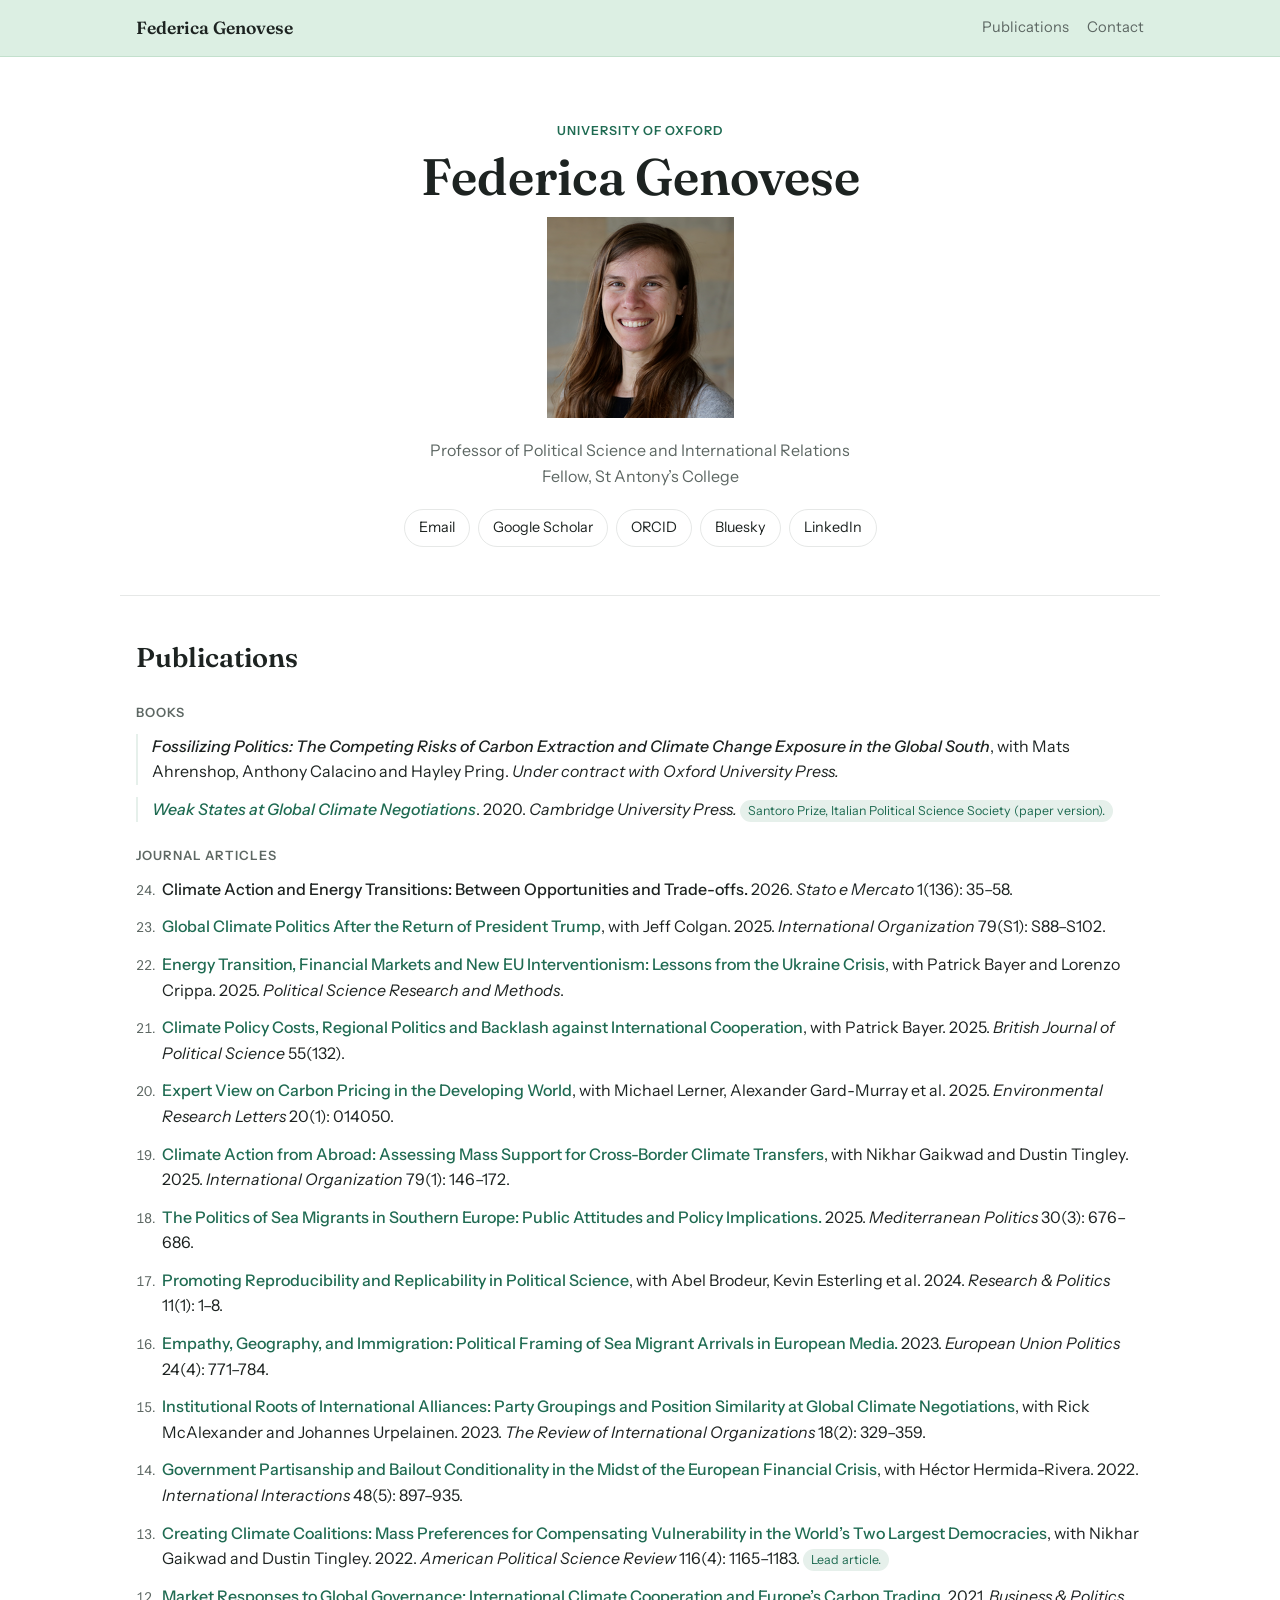
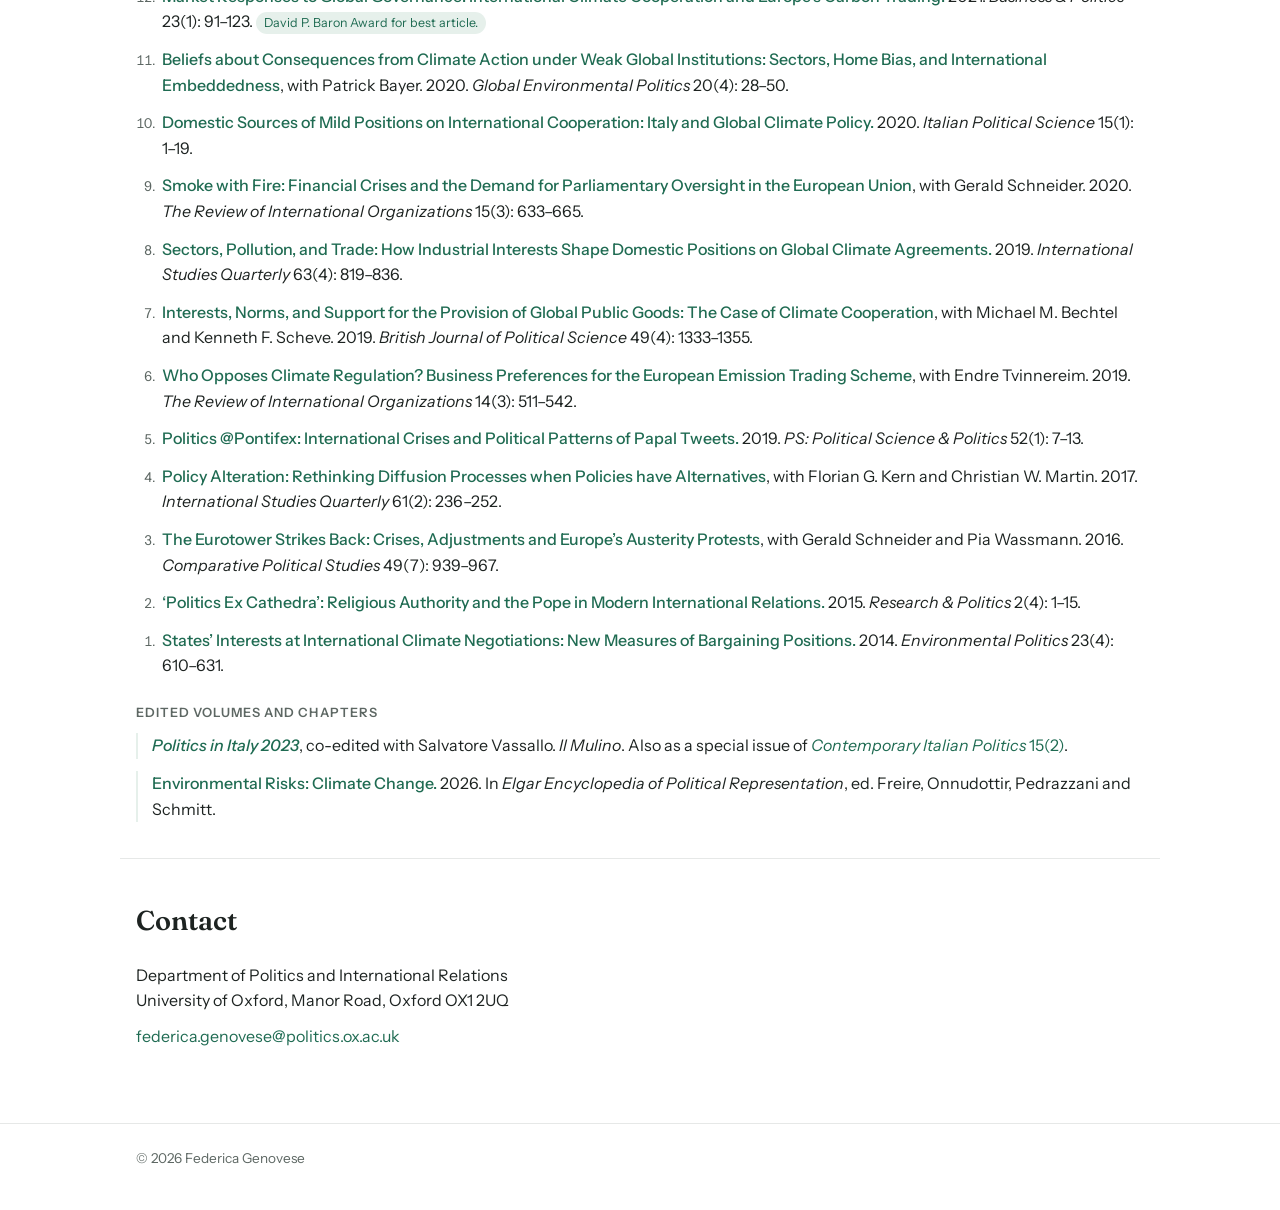
<file: index.html>
<!doctype html>
<html lang="en">
<head>
<meta charset="utf-8">
<meta name="viewport" content="width=device-width, initial-scale=1">
<title>Federica Genovese</title>
<meta name="description" content="Federica Genovese, Professor of Political Science and International Relations at the University of Oxford. Research on climate politics, international political economy and comparative politics.">
<link rel="preconnect" href="https://fonts.googleapis.com">
<link rel="preconnect" href="https://fonts.gstatic.com" crossorigin>
<link href="https://fonts.googleapis.com/css2?family=Fraunces:opsz,wght@9..144,400;9..144,600&family=Instrument+Sans:wght@400;500;600&display=swap" rel="stylesheet">
<link rel="stylesheet" href="style.css">
</head>
<body>

<header class="site-header">
  <div class="wrap header-inner">
    <a class="brand" href="#top">Federica Genovese</a>
    <nav aria-label="Sections">
      <a href="#publications">Publications</a>
      <a href="#contact">Contact</a>
    </nav>
  </div>
</header>

<main id="top">

<section class="hero wrap">
  <div class="hero-text">
    <p class="eyebrow">University of Oxford</p>
    <h1>Federica Genovese</h1>
    <img class="portrait" src="photo.png" alt="Portrait of Federica Genovese" width="187" height="201">
    <p class="role">Professor of Political Science and International Relations<br>Fellow, St Antony’s College</p>
    <ul class="links">
      <li><a href="mailto:federica.genovese@politics.ox.ac.uk">Email</a></li>
      <li><a href="https://scholar.google.com/citations?view_op=search_authors&amp;mauthors=Federica+Genovese">Google Scholar</a></li>
      <li><a href="https://orcid.org/0000-0002-7107-2744">ORCID</a></li>
      <li><a href="https://bsky.app/profile/fgenovese.bsky.social">Bluesky</a></li>
      <li><a href="https://www.linkedin.com/in/federica-genovese-90234716/">LinkedIn</a></li>
    </ul>
  </div>
</section>


<section id="publications" class="wrap block">
  <h2>Publications</h2>

  <h3 class="sub">Books</h3>
  <ul class="pubs">
    <li><span class="title"><em>Fossilizing Politics: The Competing Risks of Carbon Extraction and Climate Change Exposure in the Global South</em></span>, with Mats Ahrenshop, Anthony Calacino and Hayley Pring. <span class="venue">Under contract with Oxford University Press.</span></li>
    <li><a class="title" href="https://doi.org/10.1017/9781108800051"><em>Weak States at Global Climate Negotiations</em></a>. 2020. <span class="venue">Cambridge University Press.</span> <span class="note">Santoro Prize, Italian Political Science Society (paper version).</span></li>
  </ul>

  <h3 class="sub">Journal articles</h3>
  <ol class="pubs" reversed>
    <li><span class="title">Climate Action and Energy Transitions: Between Opportunities and Trade-offs.</span> 2026. <span class="venue">Stato e Mercato</span> 1(136): 35–58.</li>
    <li><a class="title" href="https://doi.org/10.1017/s002081832510115x">Global Climate Politics After the Return of President Trump</a>, with Jeff Colgan. 2025. <span class="venue">International Organization</span> 79(S1): S88–S102.</li>
    <li><a class="title" href="https://doi.org/10.1017/psrm.2025.10054">Energy Transition, Financial Markets and New EU Interventionism: Lessons from the Ukraine Crisis</a>, with Patrick Bayer and Lorenzo Crippa. 2025. <span class="venue">Political Science Research and Methods</span>.</li>
    <li><a class="title" href="https://doi.org/10.1017/s0007123425100732">Climate Policy Costs, Regional Politics and Backlash against International Cooperation</a>, with Patrick Bayer. 2025. <span class="venue">British Journal of Political Science</span> 55(132).</li>
    <li><a class="title" href="https://doi.org/10.1088/1748-9326/ad9f84">Expert View on Carbon Pricing in the Developing World</a>, with Michael Lerner, Alexander Gard-Murray et al. 2025. <span class="venue">Environmental Research Letters</span> 20(1): 014050.</li>
    <li><a class="title" href="https://doi.org/10.1017/s0020818324000365">Climate Action from Abroad: Assessing Mass Support for Cross-Border Climate Transfers</a>, with Nikhar Gaikwad and Dustin Tingley. 2025. <span class="venue">International Organization</span> 79(1): 146–172.</li>
    <li><a class="title" href="https://doi.org/10.1080/13629395.2024.2314421">The Politics of Sea Migrants in Southern Europe: Public Attitudes and Policy Implications.</a> 2025. <span class="venue">Mediterranean Politics</span> 30(3): 676–686.</li>
    <li><a class="title" href="https://doi.org/10.1177/20531680241233439">Promoting Reproducibility and Replicability in Political Science</a>, with Abel Brodeur, Kevin Esterling et al. 2024. <span class="venue">Research &amp; Politics</span> 11(1): 1–8.</li>
    <li><a class="title" href="https://doi.org/10.1177/14651165231180758">Empathy, Geography, and Immigration: Political Framing of Sea Migrant Arrivals in European Media.</a> 2023. <span class="venue">European Union Politics</span> 24(4): 771–784.</li>
    <li><a class="title" href="https://doi.org/10.1007/s11558-022-09470-4">Institutional Roots of International Alliances: Party Groupings and Position Similarity at Global Climate Negotiations</a>, with Rick McAlexander and Johannes Urpelainen. 2023. <span class="venue">The Review of International Organizations</span> 18(2): 329–359.</li>
    <li><a class="title" href="https://doi.org/10.1080/03050629.2022.2090936">Government Partisanship and Bailout Conditionality in the Midst of the European Financial Crisis</a>, with Héctor Hermida-Rivera. 2022. <span class="venue">International Interactions</span> 48(5): 897–935.</li>
    <li><a class="title" href="https://doi.org/10.1017/s0003055422000223">Creating Climate Coalitions: Mass Preferences for Compensating Vulnerability in the World’s Two Largest Democracies</a>, with Nikhar Gaikwad and Dustin Tingley. 2022. <span class="venue">American Political Science Review</span> 116(4): 1165–1183. <span class="note">Lead article.</span></li>
    <li><a class="title" href="https://doi.org/10.1017/bap.2020.2">Market Responses to Global Governance: International Climate Cooperation and Europe’s Carbon Trading.</a> 2021. <span class="venue">Business &amp; Politics</span> 23(1): 91–123. <span class="note">David P. Baron Award for best article.</span></li>
    <li><a class="title" href="https://doi.org/10.1162/glep_a_00577">Beliefs about Consequences from Climate Action under Weak Global Institutions: Sectors, Home Bias, and International Embeddedness</a>, with Patrick Bayer. 2020. <span class="venue">Global Environmental Politics</span> 20(4): 28–50.</li>
    <li><a class="title" href="https://www.italianpoliticalscience.com/index.php/ips/article/view/125">Domestic Sources of Mild Positions on International Cooperation: Italy and Global Climate Policy.</a> 2020. <span class="venue">Italian Political Science</span> 15(1): 1–19.</li>
    <li><a class="title" href="https://doi.org/10.1007/s11558-020-09383-0">Smoke with Fire: Financial Crises and the Demand for Parliamentary Oversight in the European Union</a>, with Gerald Schneider. 2020. <span class="venue">The Review of International Organizations</span> 15(3): 633–665.</li>
    <li><a class="title" href="https://doi.org/10.1093/isq/sqz062">Sectors, Pollution, and Trade: How Industrial Interests Shape Domestic Positions on Global Climate Agreements.</a> 2019. <span class="venue">International Studies Quarterly</span> 63(4): 819–836.</li>
    <li><a class="title" href="https://doi.org/10.1017/s0007123417000205">Interests, Norms, and Support for the Provision of Global Public Goods: The Case of Climate Cooperation</a>, with Michael M. Bechtel and Kenneth F. Scheve. 2019. <span class="venue">British Journal of Political Science</span> 49(4): 1333–1355.</li>
    <li><a class="title" href="https://doi.org/10.1007/s11558-018-9318-3">Who Opposes Climate Regulation? Business Preferences for the European Emission Trading Scheme</a>, with Endre Tvinnereim. 2019. <span class="venue">The Review of International Organizations</span> 14(3): 511–542.</li>
    <li><a class="title" href="https://doi.org/10.1017/s1049096518001038">Politics @Pontifex: International Crises and Political Patterns of Papal Tweets.</a> 2019. <span class="venue">PS: Political Science &amp; Politics</span> 52(1): 7–13.</li>
    <li><a class="title" href="https://doi.org/10.1093/isq/sqx012">Policy Alteration: Rethinking Diffusion Processes when Policies have Alternatives</a>, with Florian G. Kern and Christian W. Martin. 2017. <span class="venue">International Studies Quarterly</span> 61(2): 236–252.</li>
    <li><a class="title" href="https://doi.org/10.1177/0010414015626444">The Eurotower Strikes Back: Crises, Adjustments and Europe’s Austerity Protests</a>, with Gerald Schneider and Pia Wassmann. 2016. <span class="venue">Comparative Political Studies</span> 49(7): 939–967.</li>
    <li><a class="title" href="https://doi.org/10.1177/2053168015612808">‘Politics Ex Cathedra’: Religious Authority and the Pope in Modern International Relations.</a> 2015. <span class="venue">Research &amp; Politics</span> 2(4): 1–15.</li>
    <li><a class="title" href="https://doi.org/10.1080/09644016.2014.904068">States’ Interests at International Climate Negotiations: New Measures of Bargaining Positions.</a> 2014. <span class="venue">Environmental Politics</span> 23(4): 610–631.</li>
  </ol>

  <h3 class="sub">Edited volumes and chapters</h3>
  <ul class="pubs">
    <li><a class="title" href="https://www.mulino.it/isbn/9788815386311"><em>Politics in Italy 2023</em></a>, co-edited with Salvatore Vassallo. <span class="venue">Il Mulino</span>. Also as a special issue of <a href="https://doi.org/10.1080/23248823.2023.2193463"><span class="venue">Contemporary Italian Politics</span> 15(2)</a>.</li>
    <li><a class="title" href="https://doi.org/10.4337/9781035324828.00159">Environmental Risks: Climate Change.</a> 2026. In <span class="venue">Elgar Encyclopedia of Political Representation</span>, ed. Freire, Onnudottir, Pedrazzani and Schmitt.</li>
  </ul>

</section>




<section id="contact" class="wrap block contact">
  <h2>Contact</h2>
  <p>Department of Politics and International Relations<br>University of Oxford, Manor Road, Oxford OX1 2UQ</p>
  <p><a href="mailto:federica.genovese@politics.ox.ac.uk">federica.genovese@politics.ox.ac.uk</a></p>
</section>

</main>

<footer class="site-footer">
  <div class="wrap">© 2026 Federica Genovese</div>
</footer>

</body>
</html>
</file>
<file: style.css>
:root {
  color-scheme: light;
  --bg: #ffffff;
  --surface: #ffffff;
  --banner: #dcefe3;
  --banner-line: #c3e0cd;
  --text: #1d2321;
  --muted: #5d6763;
  --line: #e6e8e7;
  --accent: #1f6b52;
  --accent-soft: #e6f0eb;
  --serif: "Fraunces", Georgia, serif;
  --sans: "Instrument Sans", system-ui, -apple-system, sans-serif;
}

* { box-sizing: border-box; }
html { scroll-behavior: smooth; scroll-padding-top: 72px; }
body {
  margin: 0;
  background: var(--bg);
  color: var(--text);
  font-family: var(--sans);
  font-size: 16px;
  line-height: 1.6;
}
a { color: var(--accent); text-decoration: none; }
a:hover { text-decoration: underline; }

.wrap { max-width: 1040px; margin: 0 auto; padding: 0 16px; }

.site-header {
  position: sticky; top: 0; z-index: 10;
  background: var(--banner);
  border-bottom: 1px solid var(--banner-line);
}
.header-inner {
  display: flex; align-items: center; justify-content: space-between;
  gap: 16px; min-height: 56px; flex-wrap: wrap;
}
.brand { font-family: var(--serif); font-weight: 600; font-size: 1.1rem; color: var(--text); }
nav { display: flex; gap: 18px; flex-wrap: wrap; font-size: 0.92rem; }
nav a { color: var(--muted); }
nav a:hover { color: var(--accent); text-decoration: none; }

.hero {
  display: grid; grid-template-columns: 1fr; gap: 48px;
  padding-top: 64px; padding-bottom: 48px;
  text-align: center;
}
.hero .links { justify-content: center; }
.portrait {
  display: block; width: 187px; max-width: 100%; height: auto; margin: 8px auto 20px;
}
.eyebrow {
  text-transform: uppercase; letter-spacing: 0.08em;
  font-size: 0.78rem; font-weight: 600; color: var(--accent); margin: 0 0 8px;
}
h1 {
  font-family: var(--serif); font-weight: 600;
  font-size: clamp(2.2rem, 5vw, 3.2rem); line-height: 1.1; margin: 0 0 12px;
}
.role { color: var(--muted); margin: 0 0 20px; }
.lede { font-family: var(--serif); font-size: 1.15rem; line-height: 1.65; margin: 0 0 24px; }
.links { list-style: none; padding: 0; margin: 0; display: flex; flex-wrap: wrap; gap: 8px; }
.links a {
  display: inline-block; padding: 6px 14px; border-radius: 999px;
  border: 1px solid var(--line); background: var(--surface);
  color: var(--text); font-size: 0.9rem;
}
.links a:hover { border-color: var(--accent); color: var(--accent); text-decoration: none; }

.facts {
  background: var(--surface); border: 1px solid var(--line);
  border-radius: 12px; padding: 20px 22px; align-self: start;
}
.facts dl { margin: 0; }
.facts dt {
  font-size: 0.75rem; text-transform: uppercase; letter-spacing: 0.07em;
  color: var(--muted); font-weight: 600; margin-top: 14px;
}
.facts dt:first-child { margin-top: 0; }
.facts dd { margin: 2px 0 0; font-size: 0.95rem; }

.block { padding-top: 40px; padding-bottom: 24px; border-top: 1px solid var(--line); }
h2 { font-family: var(--serif); font-weight: 600; font-size: 1.7rem; margin: 0 0 20px; }
h3 { font-family: var(--serif); font-weight: 600; font-size: 1.15rem; margin: 0 0 8px; }
h3.sub {
  font-family: var(--sans); font-size: 0.8rem; text-transform: uppercase;
  letter-spacing: 0.08em; color: var(--muted); margin: 24px 0 10px;
}

.grid { display: grid; gap: 20px; }
.grid.two { grid-template-columns: repeat(2, minmax(0, 1fr)); }
.grid.three { grid-template-columns: repeat(3, minmax(0, 1fr)); }
.grid > div > h3.sub:first-child { margin-top: 0; }

.card {
  background: var(--surface); border: 1px solid var(--line);
  border-radius: 12px; padding: 20px 22px;
}
.card p { margin: 0 0 10px; }
.meta { font-size: 0.85rem; color: var(--muted); margin: 0; }

.pubs { padding-left: 1.4em; margin: 0; }
.pubs li { margin-bottom: 12px; padding-left: 4px; }
.pubs.compact li { margin-bottom: 8px; }
ul.pubs { list-style: none; padding-left: 0; }
ul.pubs li { padding-left: 14px; border-left: 2px solid var(--accent-soft); }
ol.pubs li::marker { color: var(--muted); font-size: 0.85em; }
.title { font-weight: 500; }
.venue { font-style: italic; }
.note {
  display: inline-block; font-size: 0.78rem; background: var(--accent-soft);
  color: var(--accent); padding: 1px 8px; border-radius: 999px; font-style: normal;
}

.more {
  margin-top: 20px; border: 1px solid var(--line); border-radius: 12px;
  background: var(--surface); padding: 4px 20px;
}
.more summary {
  cursor: pointer; padding: 12px 0; font-weight: 600; color: var(--text);
}
.more[open] summary { border-bottom: 1px solid var(--line); margin-bottom: 14px; }

.plain { list-style: none; padding: 0; margin: 0; }
.plain li { padding: 6px 0; border-bottom: 1px solid var(--line); }
.plain li:last-child { border-bottom: 0; }

.muted { color: var(--muted); }
.small { font-size: 0.88rem; margin-top: 20px; }
.contact p { margin: 0 0 10px; }

.site-footer {
  border-top: 1px solid var(--line); margin-top: 40px;
  padding: 24px 0 40px; color: var(--muted); font-size: 0.85rem;
}

@media (max-width: 780px) {
  .hero { grid-template-columns: 1fr; gap: 28px; padding-top: 36px; }
  .grid.two, .grid.three { grid-template-columns: 1fr; }
  nav { gap: 12px; }
  .header-inner { padding-top: 8px; padding-bottom: 8px; }
}
</file>
